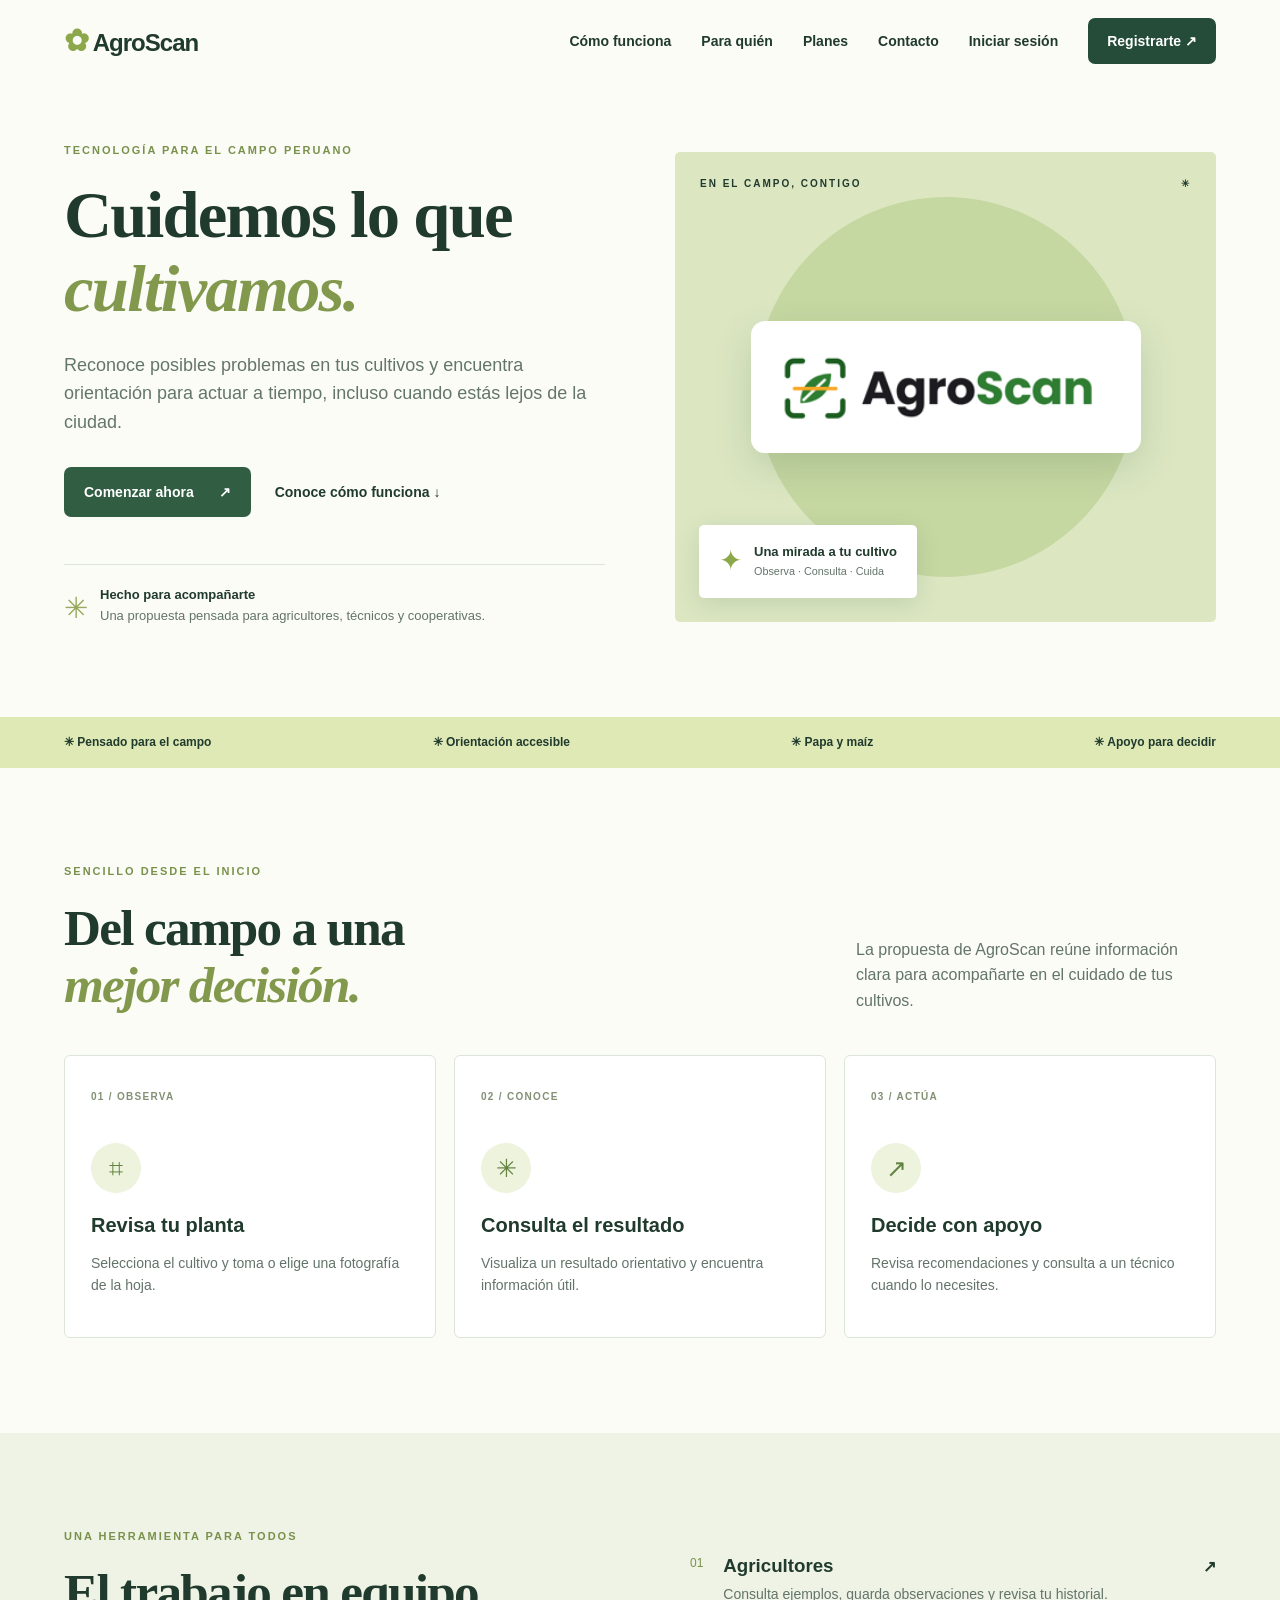
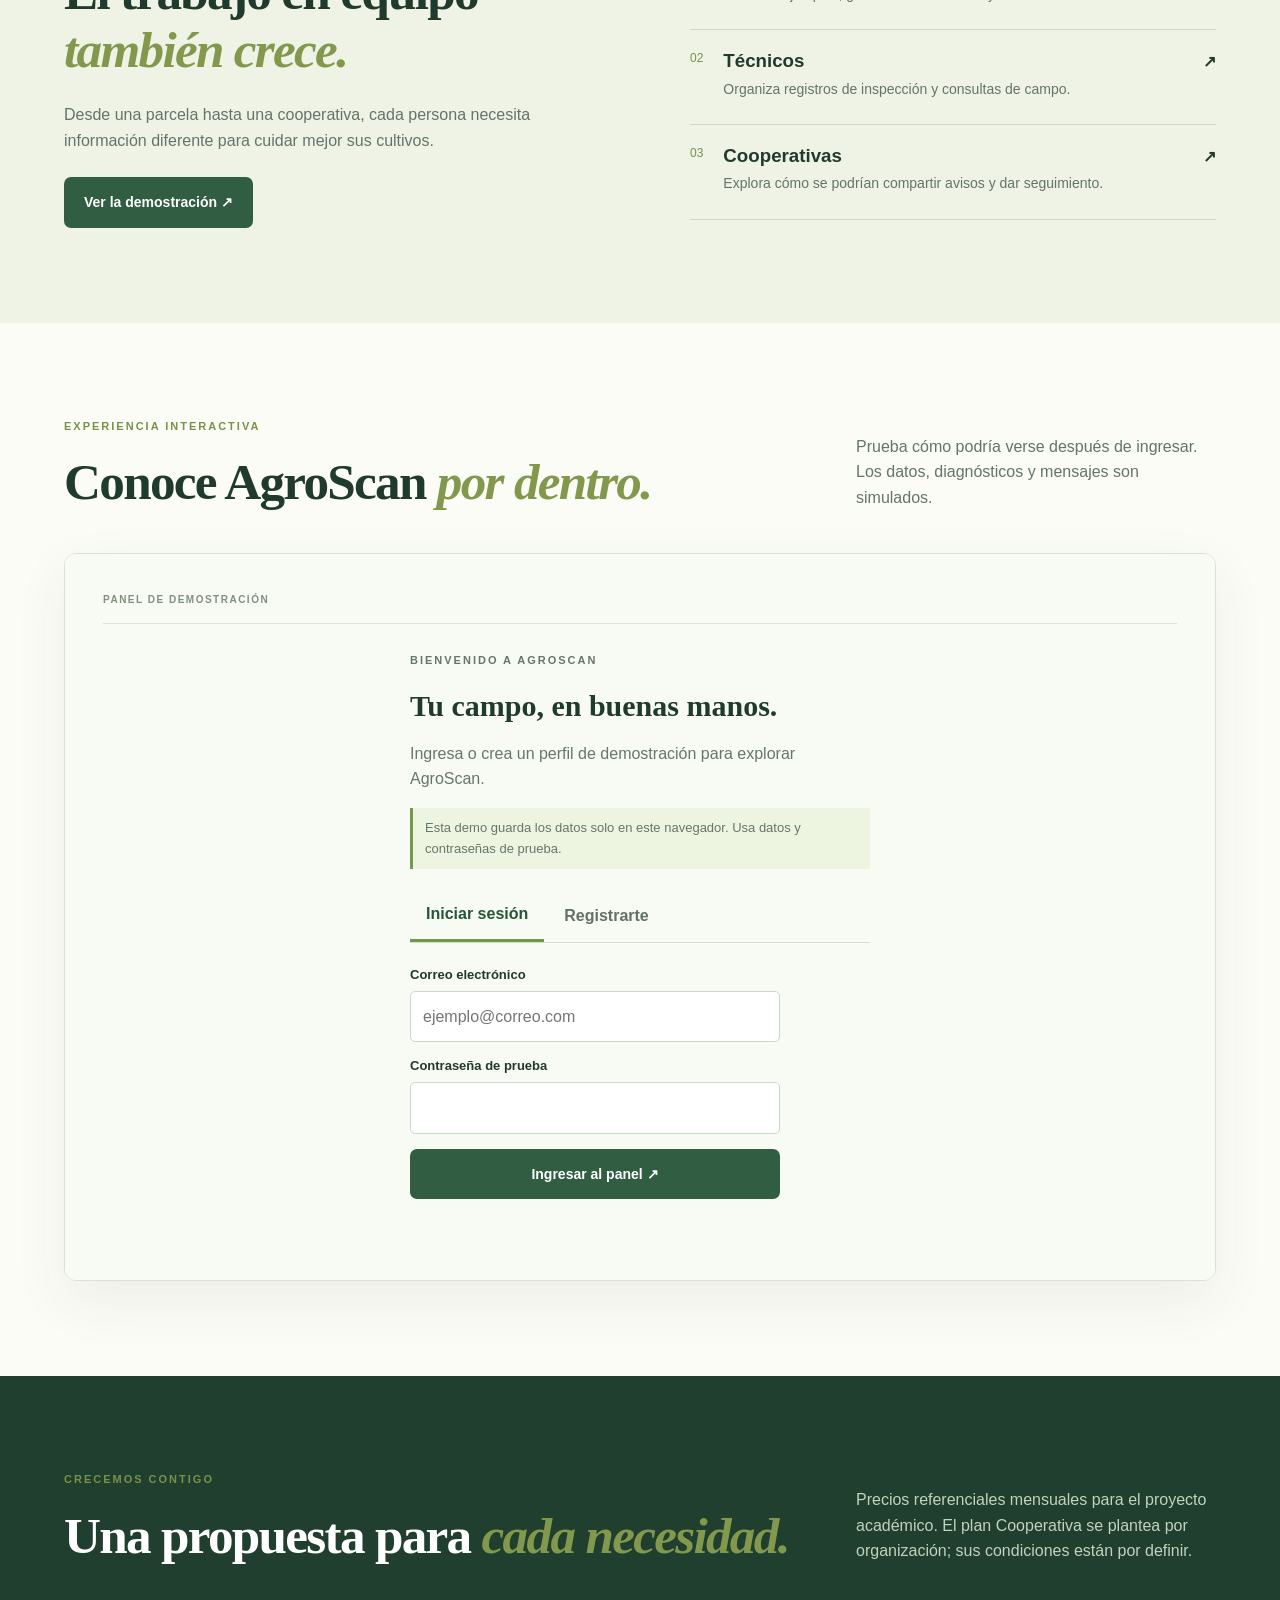
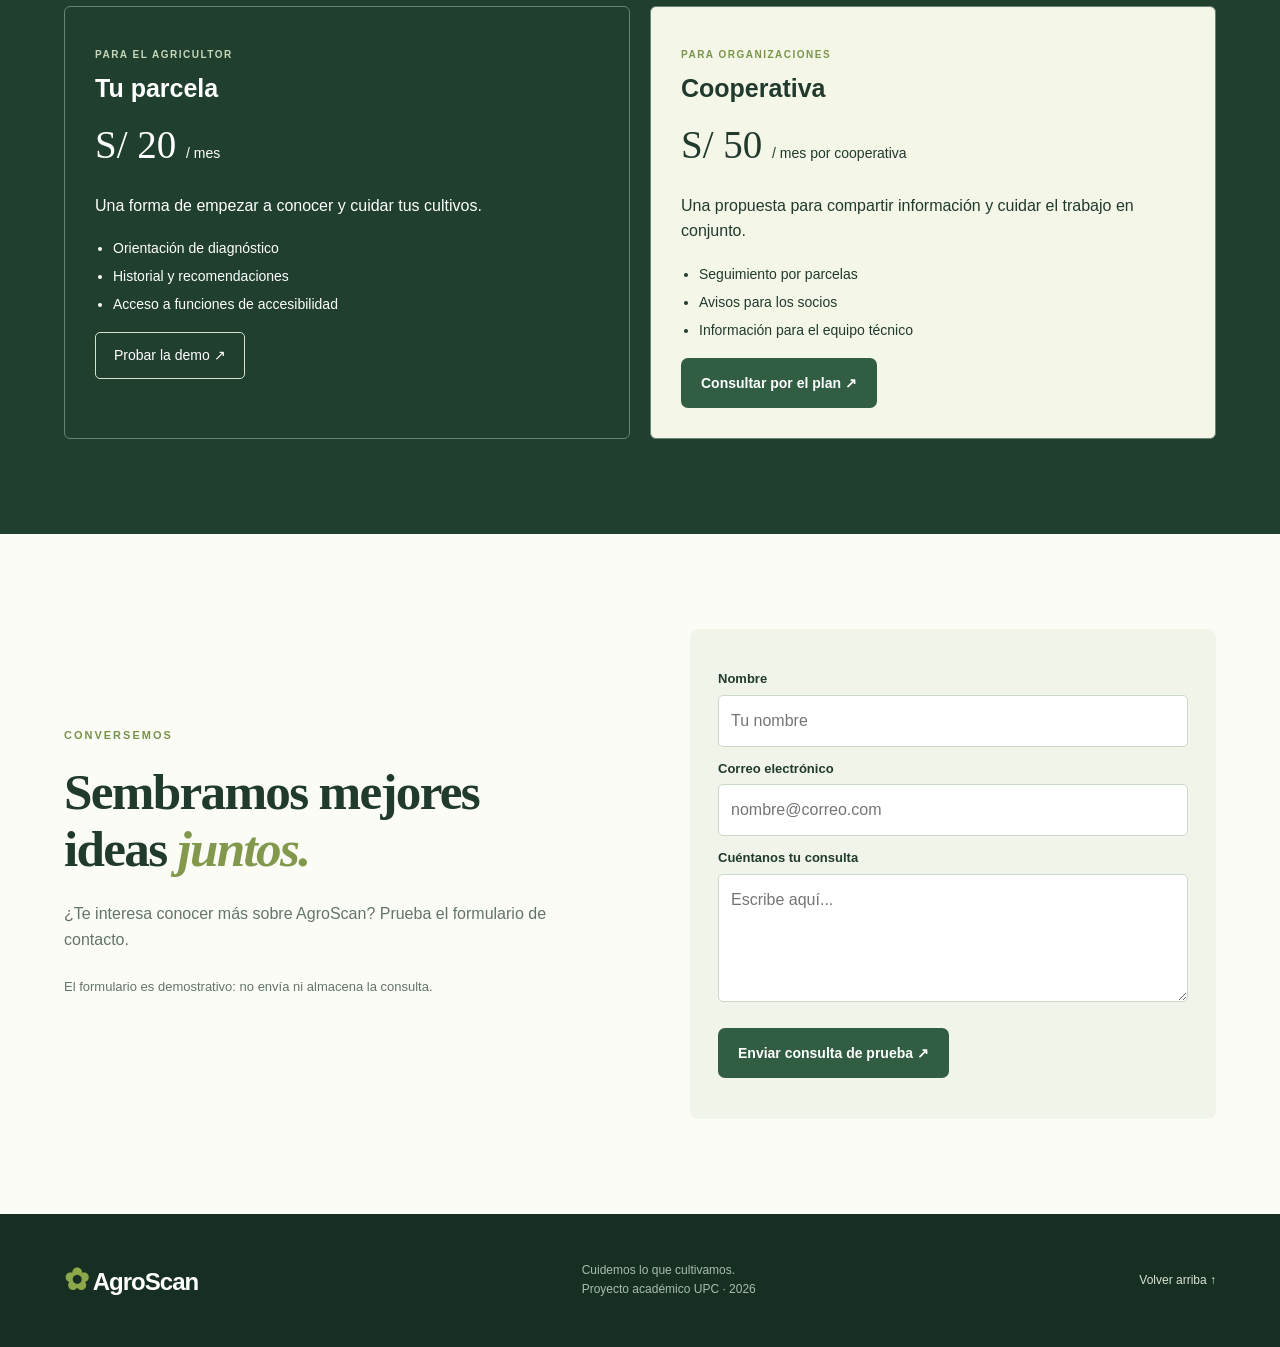
<file: index.html>
<!doctype html>
<html lang="es">
<head>
  <meta charset="utf-8">
  <meta name="viewport" content="width=device-width, initial-scale=1">
  <title>AgroScan</title>
  <meta http-equiv="refresh" content="0; url=./public/">
  <link rel="icon" href="./public/favicon.ico">
</head>
<body>
  <p>Redirigiendo a <a href="./public/">./public/</a></p>
</body>
</html>
</file>
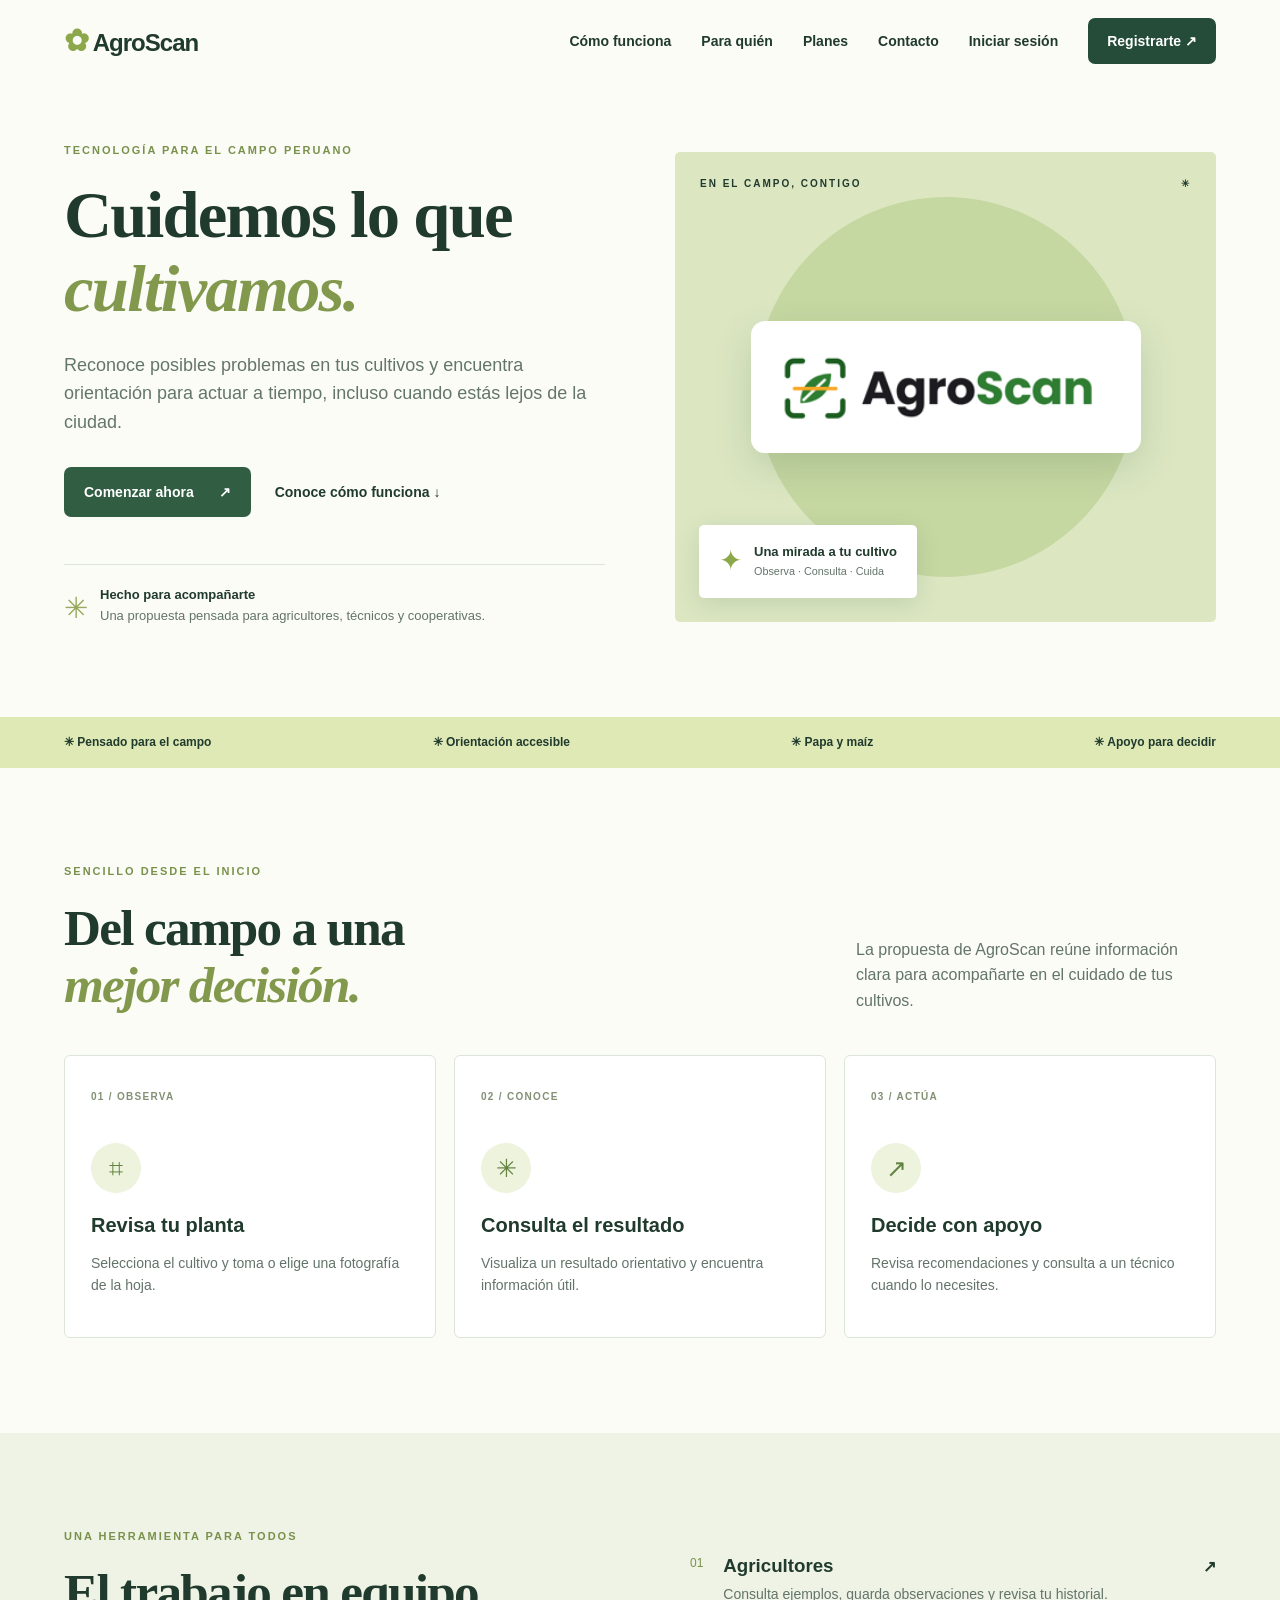
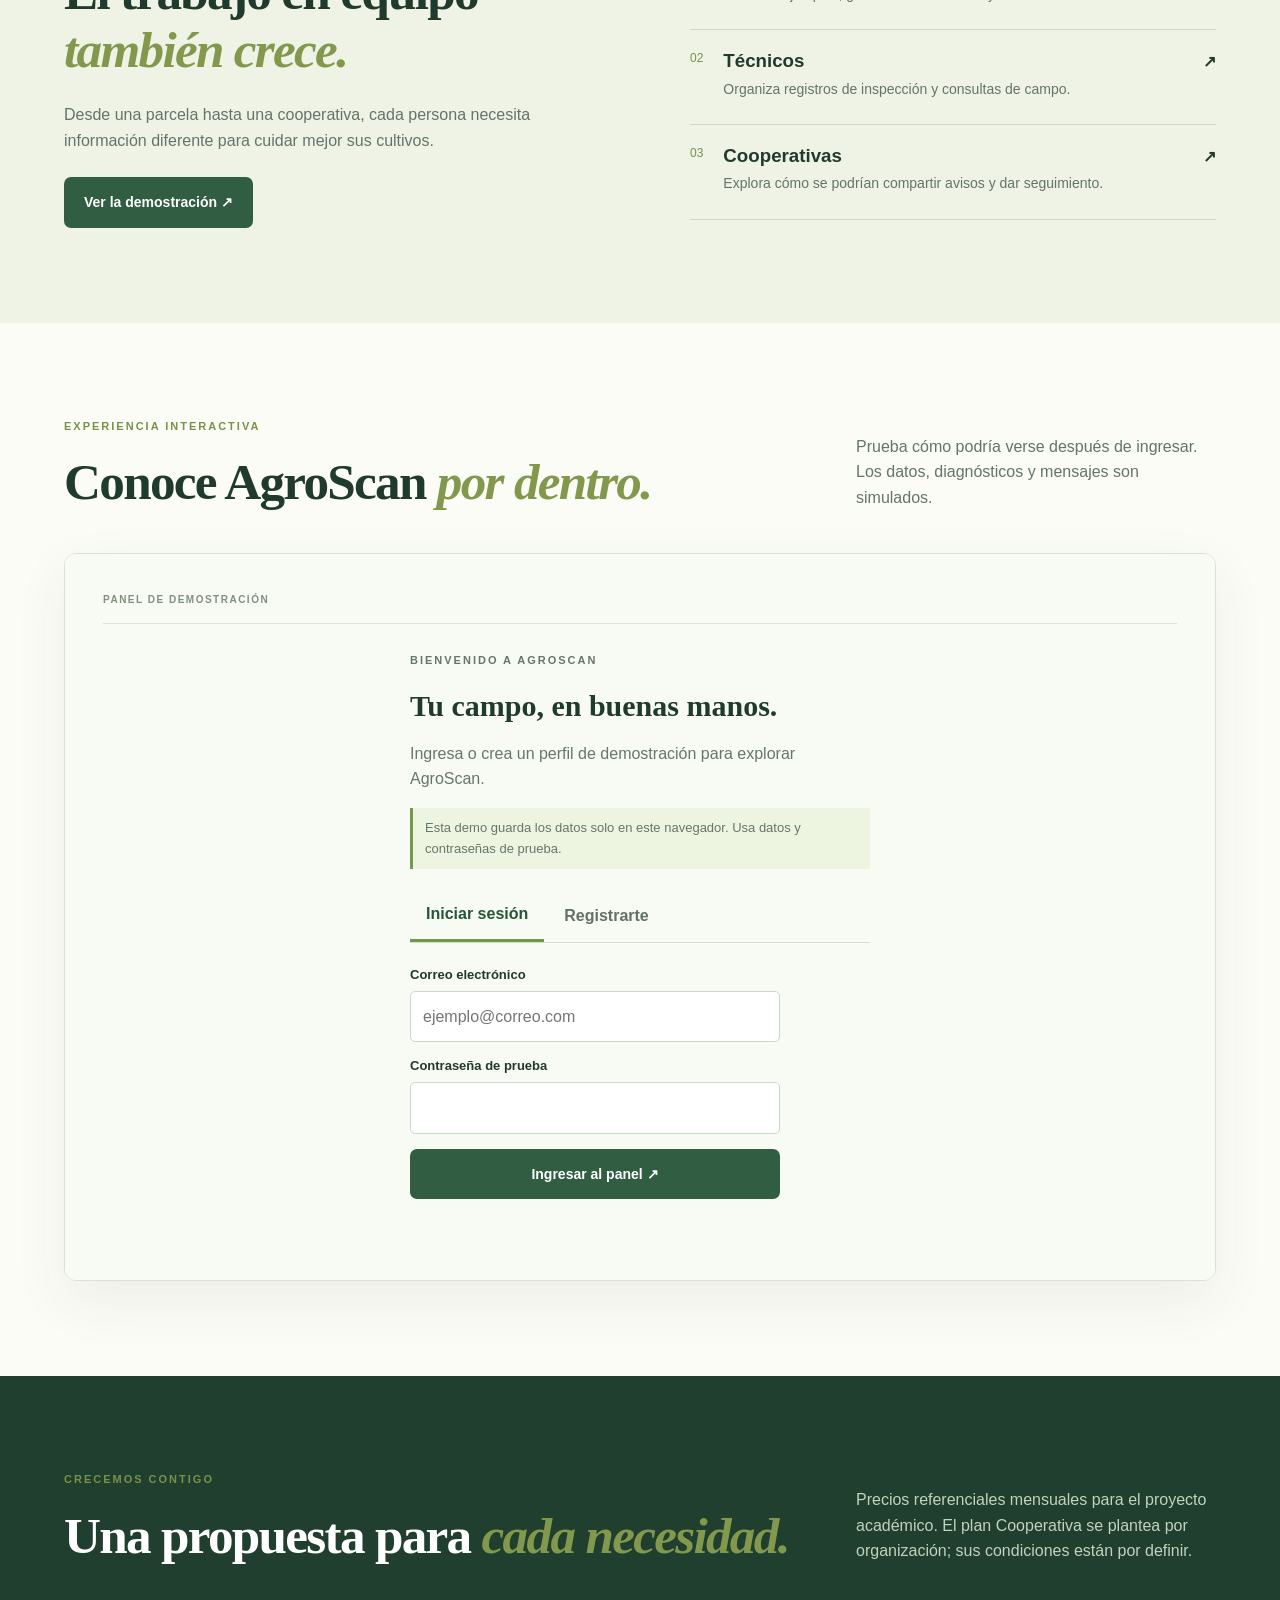
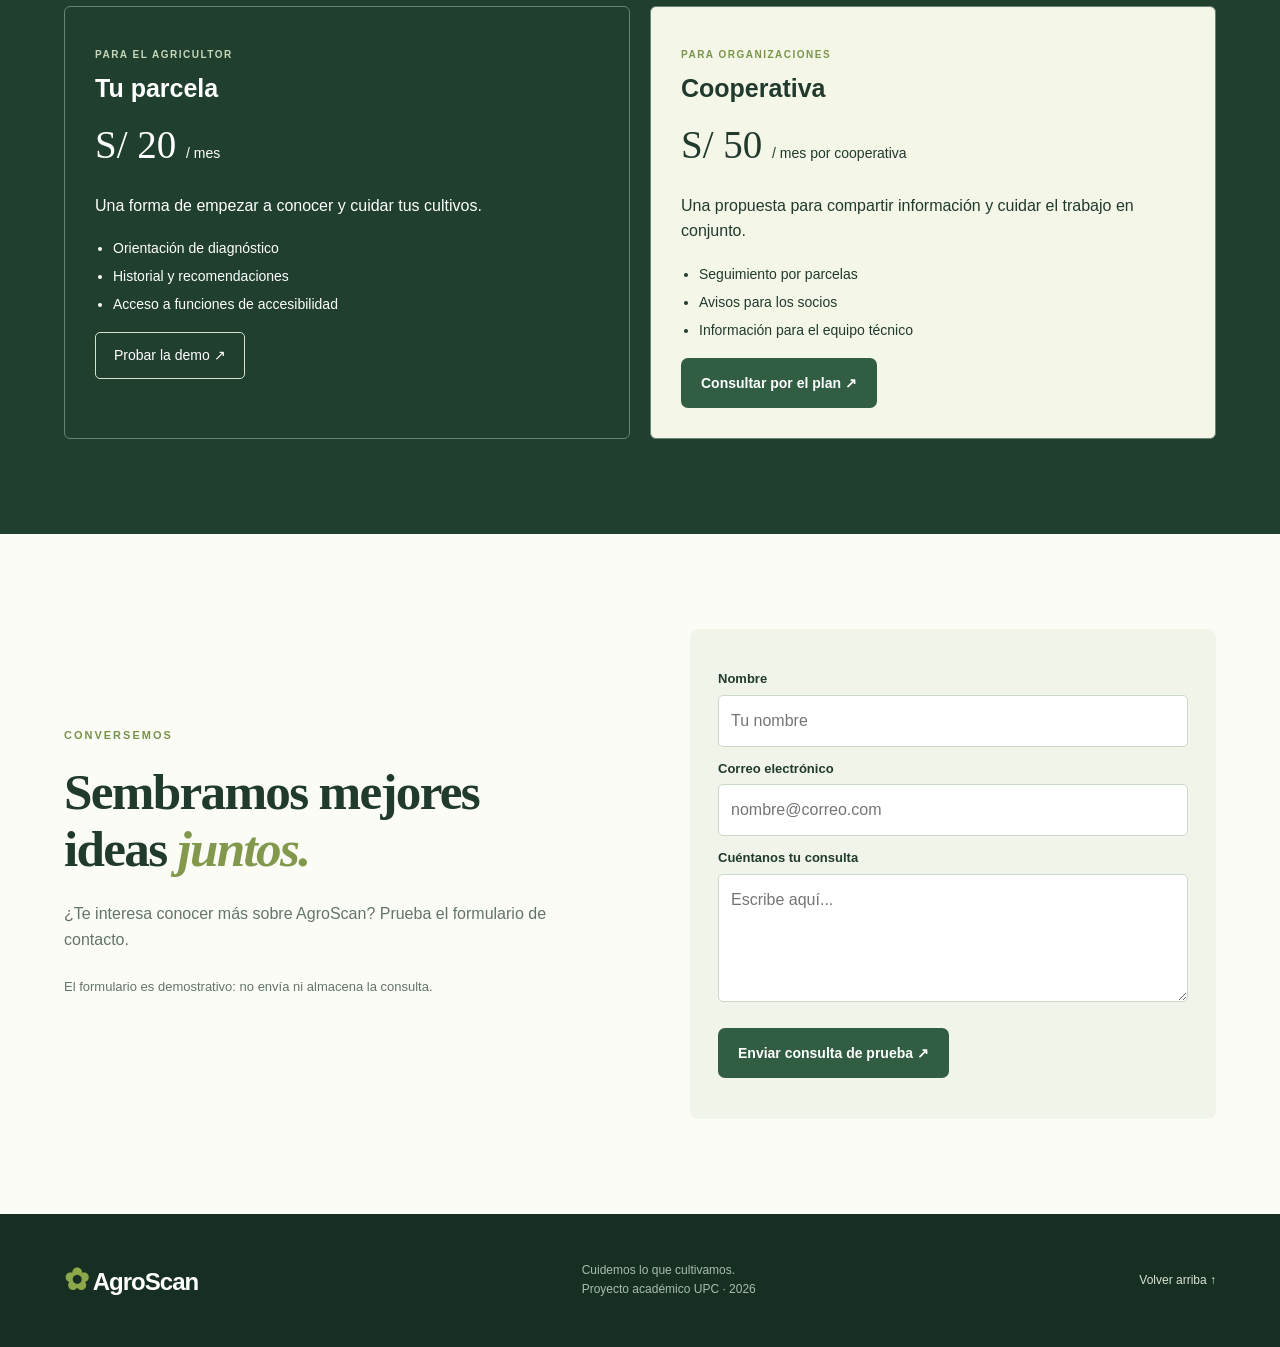
<file: public/index.html>
<!doctype html>
<html lang="es"><head><meta charset="utf-8"><meta name="viewport" content="width=device-width,initial-scale=1"><meta name="description" content="AgroScan, una propuesta para cuidar los cultivos de papa y maíz."><title>AgroScan | Cuidemos lo que cultivamos</title><link rel="stylesheet" href="assets/styles/styles.css"><script defer src="assets/scripts/main.js"></script></head>
<body><header class="top"><a class="brand" href="#inicio"><span>✿</span> AgroScan</a><button class="menu" id="menu" aria-expanded="false" aria-controls="navigation">Menú ☰</button><nav id="navigation" aria-label="Navegación principal"><a href="#como">Cómo funciona</a><a href="#beneficios">Para quién</a><a href="#planes">Planes</a><a href="#contacto">Contacto</a><a href="#experiencia" data-auth-open="login">Iniciar sesión</a><a class="nav-button" href="#experiencia" data-auth-open="register">Registrarte ↗</a></nav></header>
<main><section class="hero wrap" id="inicio"><div><p class="eyebrow">TECNOLOGÍA PARA EL CAMPO PERUANO</p><h1>Cuidemos lo que <em>cultivamos.</em></h1><p class="lead">Reconoce posibles problemas en tus cultivos y encuentra orientación para actuar a tiempo, incluso cuando estás lejos de la ciudad.</p><div class="actions"><a class="button" href="#experiencia" data-auth-open="register">Comenzar ahora <span>↗</span></a><a class="text-link" href="#como">Conoce cómo funciona ↓</a></div><div class="hero-note"><span>✳</span><p><strong>Hecho para acompañarte</strong><br>Una propuesta pensada para agricultores, técnicos y cooperativas.</p></div></div><div class="hero-art"><div class="art-label">EN EL CAMPO, CONTIGO <span>✳</span></div><img class="hero-logo" src="assets/images/agroscan-logo.png" alt="AgroScan, hoja dentro de un visor de cámara"><div class="floating"><span>✦</span><div><strong>Una mirada a tu cultivo</strong><small>Observa · Consulta · Cuida</small></div></div></div></section>
<div class="ribbon"><div class="wrap ribbon-inner"><span>✳ Pensado para el campo</span><span>✳ Orientación accesible</span><span>✳ Papa y maíz</span><span>✳ Apoyo para decidir</span></div></div>
<section class="section wrap" id="como"><div class="section-head"><div><p class="eyebrow">SENCILLO DESDE EL INICIO</p><h2>Del campo a una<br><em>mejor decisión.</em></h2></div><p>La propuesta de AgroScan reúne información clara para acompañarte en el cuidado de tus cultivos.</p></div><div class="cards three"><article><span class="number">01 / OBSERVA</span><div class="icon">⌗</div><h3>Revisa tu planta</h3><p>Selecciona el cultivo y toma o elige una fotografía de la hoja.</p></article><article><span class="number">02 / CONOCE</span><div class="icon">✳</div><h3>Consulta el resultado</h3><p>Visualiza un resultado orientativo y encuentra información útil.</p></article><article><span class="number">03 / ACTÚA</span><div class="icon">↗</div><h3>Decide con apoyo</h3><p>Revisa recomendaciones y consulta a un técnico cuando lo necesites.</p></article></div></section>
<section class="section pale" id="beneficios"><div class="wrap split"><div><p class="eyebrow">UNA HERRAMIENTA PARA TODOS</p><h2>El trabajo en equipo <em>también crece.</em></h2><p>Desde una parcela hasta una cooperativa, cada persona necesita información diferente para cuidar mejor sus cultivos.</p><a class="button" href="#experiencia">Ver la demostración ↗</a></div><div class="audiences"><article><span>01</span><div><h3>Agricultores</h3><p>Consulta ejemplos, guarda observaciones y revisa tu historial.</p></div><b>↗</b></article><article><span>02</span><div><h3>Técnicos</h3><p>Organiza registros de inspección y consultas de campo.</p></div><b>↗</b></article><article><span>03</span><div><h3>Cooperativas</h3><p>Explora cómo se podrían compartir avisos y dar seguimiento.</p></div><b>↗</b></article></div></div></section>
<section class="section wrap" id="experiencia"><div class="section-head"><div><p class="eyebrow">EXPERIENCIA INTERACTIVA</p><h2>Conoce AgroScan <em>por dentro.</em></h2></div><p>Prueba cómo podría verse después de ingresar. Los datos, diagnósticos y mensajes son simulados.</p></div><div class="app-shell"><aside><a class="brand light" href="#inicio"><span>✿</span> AgroScan</a><p>ESPACIO DE PRUEBA</p><button data-view="home" class="active">⌂ &nbsp; Mi inicio</button><button data-view="scan">✳ &nbsp; Analizar hoja</button><button data-view="history">▤ &nbsp; Historial</button><button data-view="consult">✉ &nbsp; Consultar a un técnico</button><button data-view="segment">▦ &nbsp; Mi espacio por perfil</button><button data-view="settings">⚙ &nbsp; Preferencias</button><div class="aside-foot">Proyecto académico<br>Datos guardados en este navegador</div></aside><div class="app-body"><div class="app-top"><span>PANEL DE DEMOSTRACIÓN</span><button id="logout" class="plain" hidden>Cerrar sesión</button></div><div id="login-view" class="auth-panel"><p class="eyebrow">BIENVENIDO A AGROSCAN</p><h3>Tu campo, en buenas manos.</h3><p>Ingresa o crea un perfil de demostración para explorar AgroScan.</p><p class="auth-disclaimer">Esta demo guarda los datos solo en este navegador. Usa datos y contraseñas de prueba.</p><div class="auth-tabs" role="tablist" aria-label="Acceso a AgroScan"><button type="button" id="login-tab" role="tab" aria-selected="true" aria-controls="login-form">Iniciar sesión</button><button type="button" id="register-tab" role="tab" aria-selected="false" aria-controls="register-form">Registrarte</button></div><form id="login-form"><label for="login-email">Correo electrónico</label><input id="login-email" type="email" placeholder="ejemplo@correo.com" autocomplete="email" required><label for="login-password">Contraseña de prueba</label><input id="login-password" type="password" minlength="6" autocomplete="current-password" required><button class="button" type="submit">Ingresar al panel ↗</button></form><form id="register-form" hidden><label for="register-name">Nombre</label><input id="register-name" maxlength="35" required placeholder="Tu nombre"><label for="register-email">Correo electrónico</label><input id="register-email" type="email" required placeholder="ejemplo@correo.com" autocomplete="email"><label for="role">¿Cuál es tu perfil?</label><select id="role"><option value="agricultor">Agricultor o comunero</option><option value="tecnico">Técnico o extensionista</option><option value="cooperativa">Administrador de cooperativa</option></select><label for="register-password">Contraseña de prueba</label><input id="register-password" type="password" minlength="6" autocomplete="new-password" required><label for="register-confirm">Repite la contraseña</label><input id="register-confirm" type="password" minlength="6" autocomplete="new-password" required><button class="button" type="submit">Crear perfil y continuar ↗</button></form><p id="auth-status" class="status" role="status" aria-live="polite"></p></div><div id="app-view" hidden><div id="view-content"></div><p id="app-status" class="status" role="status" aria-live="polite"></p></div></div></div></section>
<section class="section dark" id="planes"><div class="wrap"><div class="section-head"><div><p class="eyebrow">CRECEMOS CONTIGO</p><h2>Una propuesta para <em>cada necesidad.</em></h2></div><p>Precios referenciales mensuales para el proyecto académico. El plan Cooperativa se plantea por organización; sus condiciones están por definir.</p></div><div class="plan-grid"><article><p>PARA EL AGRICULTOR</p><h3>Tu parcela</h3><div class="price">S/ 20 <small>/ mes</small></div><p>Una forma de empezar a conocer y cuidar tus cultivos.</p><ul><li>Orientación de diagnóstico</li><li>Historial y recomendaciones</li><li>Acceso a funciones de accesibilidad</li></ul><a href="#experiencia" class="outline">Probar la demo ↗</a></article><article class="featured"><p>PARA ORGANIZACIONES</p><h3>Cooperativa</h3><div class="price">S/ 50 <small>/ mes por cooperativa</small></div><p>Una propuesta para compartir información y cuidar el trabajo en conjunto.</p><ul><li>Seguimiento por parcelas</li><li>Avisos para los socios</li><li>Información para el equipo técnico</li></ul><a href="#contacto" class="button">Consultar por el plan ↗</a></article></div></div></section>
<section class="section wrap split" id="contacto"><div><p class="eyebrow">CONVERSEMOS</p><h2>Sembramos mejores ideas <em>juntos.</em></h2><p>¿Te interesa conocer más sobre AgroScan? Prueba el formulario de contacto.</p><p class="muted">El formulario es demostrativo: no envía ni almacena la consulta.</p></div><form id="contact-form" class="contact"><label for="contact-name">Nombre</label><input id="contact-name" required maxlength="80" placeholder="Tu nombre"><label for="contact-email">Correo electrónico</label><input id="contact-email" type="email" required placeholder="nombre@correo.com"><label for="contact-message">Cuéntanos tu consulta</label><textarea id="contact-message" required rows="4" maxlength="500" placeholder="Escribe aquí..."></textarea><button class="button">Enviar consulta de prueba ↗</button><p id="contact-status" role="status"></p></form></section></main><footer><div class="wrap footer-inner"><a class="brand light" href="#inicio"><span>✿</span> AgroScan</a><p>Cuidemos lo que cultivamos. <br>Proyecto académico UPC · 2026</p><a href="#inicio">Volver arriba ↑</a></div></footer></body></html>
</file>
<file: public/assets/styles/styles.css>
:root{--ink:#203a2d;--green:#244c38;--light:#f5f5e9;--lime:#dce889;--muted:#63746a;--line:#dce5d8}*{box-sizing:border-box}html{scroll-behavior:smooth}body{margin:0;color:var(--ink);font:16px/1.6 Arial,sans-serif;background:#fcfcf7}a{color:inherit;text-decoration:none}button,input,select,textarea{font:inherit}button,a{cursor:pointer}button:focus-visible,a:focus-visible,input:focus-visible,select:focus-visible,textarea:focus-visible{outline:3px solid #dfae47;outline-offset:3px}button:disabled{opacity:.6;cursor:not-allowed}.wrap{width:min(1160px,90%);margin:auto}.top{height:82px;display:flex;align-items:center;justify-content:space-between;width:min(1160px,90%);margin:auto}.brand{font-size:24px;font-weight:700;letter-spacing:-1px}.brand span{color:#8da84b;font-size:30px}.top nav{display:flex;align-items:center;gap:30px;font-size:14px;font-weight:600}.nav-button{background:var(--green);color:white;padding:12px 19px;border-radius:7px}.menu{display:none}.hero{display:grid;grid-template-columns:1fr 1fr;gap:70px;align-items:center;padding:60px 0 85px}.eyebrow{font-size:11px;letter-spacing:2px;font-weight:700;color:#78914b;margin:0 0 18px}h1,h2{font-family:Georgia,'Times New Roman',serif;line-height:1.12;letter-spacing:-1.7px;margin:0}h1{font-size:clamp(48px,5.2vw,72px)}h2{font-size:clamp(36px,4vw,52px)}h1 em,h2 em{font-weight:600;color:#82994d}h3{line-height:1.25}.lead{font-size:18px;max-width:530px;color:#64766a;margin:24px 0 30px}.actions{display:flex;gap:24px;align-items:center;flex-wrap:wrap}.button{display:inline-flex;align-items:center;justify-content:center;gap:25px;border:0;background:#315e43;color:white;border-radius:7px;padding:14px 20px;font-weight:700;font-size:14px}.button:hover,.nav-button:hover{background:#183d2a}.text-link{font-size:14px;font-weight:700}.hero-note{display:flex;gap:12px;border-top:1px solid var(--line);margin-top:47px;padding-top:20px;font-size:13px;color:var(--muted)}.hero-note span{font-size:29px;color:#98a85f}.hero-note p{margin:0}.hero-note strong{color:var(--ink)}.hero-art{height:470px;background:#dce7c2;border-radius:5px;position:relative;display:flex;align-items:center;justify-content:center;overflow:hidden}.hero-art:before{content:'';position:absolute;width:380px;height:380px;border-radius:50%;background:#c6d8a2}.hero-art img{position:relative;width:80%;height:80%;object-fit:contain}.art-label{position:absolute;z-index:1;top:24px;left:25px;right:25px;display:flex;justify-content:space-between;font-size:10px;letter-spacing:2px;font-weight:700}.floating{position:absolute;bottom:24px;left:24px;background:#fff;padding:14px 20px;border-radius:5px;display:flex;align-items:center;gap:12px;font-size:13px;box-shadow:0 6px 25px #193d2620}.floating span{font-size:28px;color:#8da84b}.floating small{display:block;color:var(--muted)}.ribbon{background:#dfe9b6}.ribbon-inner{display:flex;justify-content:space-between;gap:15px;padding:16px 0;font-size:12px;font-weight:700}.section{padding-top:95px;padding-bottom:95px}.section-head{display:flex;justify-content:space-between;align-items:end;gap:40px;margin-bottom:42px}.section-head>p{max-width:360px;color:var(--muted);margin:0}.cards{display:grid;gap:18px}.three{grid-template-columns:repeat(3,1fr)}.cards article{border:1px solid var(--line);padding:26px;border-radius:6px;background:#fff}.cards article p,.audiences p{color:var(--muted);font-size:14px}.number{font-size:10px;letter-spacing:1.3px;color:#829074;font-weight:700}.icon{width:50px;height:50px;background:#edf3dd;border-radius:50%;display:grid;place-items:center;margin-top:35px;color:#638341;font-size:25px}.cards h3{font-size:20px;margin-bottom:8px}.pale{background:#eff3e5}.split{display:grid;grid-template-columns:1fr 1fr;gap:100px;align-items:center}.split>div>p:not(.eyebrow){color:var(--muted);margin:24px 0}.audiences article{display:flex;gap:20px;padding:19px 0;border-bottom:1px solid #ccd8c6}.audiences span{font-size:12px;color:#78914b}.audiences h3,.audiences p{margin:0 0 5px}.audiences b{margin-left:auto}.app-shell{display:grid;grid-template-columns:230px 1fr;min-height:470px;border:1px solid #d8e1d4;border-radius:12px;overflow:hidden;box-shadow:0 20px 55px #16362012}.app-shell aside{background:#274d38;color:white;padding:24px 16px;display:flex;flex-direction:column}.light{color:white}.app-shell aside p{font-size:10px;letter-spacing:1.4px;color:#c2d7b8;margin:30px 10px 12px}.app-shell aside button{background:none;color:#d9e9d6;border:0;text-align:left;padding:12px;border-radius:6px;font-size:13px}.app-shell aside button:hover,.app-shell aside button.active{background:#446b4e;color:#fff}.aside-foot{margin-top:auto;font-size:11px;color:#bfd0bb;padding:25px 10px 0}.app-body{padding:30px 38px;background:#f8faf4}.app-top{display:flex;justify-content:space-between;align-items:center;font-size:10px;font-weight:700;letter-spacing:1.5px;color:#81917c;border-bottom:1px solid var(--line);padding-bottom:15px;margin-bottom:28px}.plain{border:0;background:none;color:#426b49;font-size:13px}.app-body h3{font-family:Georgia,serif;font-size:30px;margin:0 0 12px}.app-body h4{margin:0 0 7px;font-size:17px}.app-body p{color:#65776a}.app-body label,.contact label{font-size:13px;font-weight:700;display:block;margin:12px 0 5px}input,select,textarea{width:100%;padding:12px;border:1px solid #cbd9c8;border-radius:5px;background:white;color:#213a2c}#login-form{max-width:370px;margin:22px 0}#login-form button{margin-top:15px}.app-grid{display:grid;grid-template-columns:repeat(2,1fr);gap:14px;margin-top:20px}.app-card{background:#fff;border:1px solid var(--line);border-radius:8px;padding:18px}.app-card p{font-size:14px;margin:6px 0 12px}.app-card button,.small-button{background:#edf4df;color:#2b563b;border:0;padding:9px 12px;border-radius:5px;font-weight:700}.app-card button:hover,.small-button:hover{background:#dcecc8}.status{padding-top:8px;font-size:13px;color:#315e43!important}.result{background:#fff9e3;border-left:4px solid #e5bc59;padding:15px;margin:15px 0}.result p{margin:3px 0;font-size:14px}.history-item{border-bottom:1px solid var(--line);padding:12px 0}.dark{background:#203f2e;color:white}.dark .section-head>p{color:#c2d2be}.plan-grid{display:grid;grid-template-columns:1fr 1fr;gap:20px}.plan-grid article{border:1px solid #698273;padding:30px;border-radius:6px}.plan-grid article>p:first-child{font-size:10px;letter-spacing:1.5px;color:#c6d6b9;font-weight:700}.plan-grid h3{font-size:25px;margin:10px 0}.price{font-family:Georgia,serif;font-size:39px}.price small{font:14px Arial}.plan-grid ul{padding-left:18px;line-height:2;font-size:14px}.featured{background:#f4f6e8;color:var(--ink)}.featured>p:first-child{color:#7a954a!important}.outline{display:inline-block;padding:11px 18px;border:1px solid #d4e2cf;border-radius:5px;font-size:14px}.contact{background:#f1f5e9;padding:28px;border-radius:8px}.contact button{margin-top:18px}.muted{font-size:13px}.contact p{font-size:13px}footer{background:#172f23;color:#d8e4d3;padding:35px 0}.footer-inner{display:flex;justify-content:space-between;align-items:center;font-size:12px}.footer-inner p{color:#aabcaa}[hidden]{display:none!important}body.sun{--ink:#071d0d;--green:#14341d;--muted:#243d2b}body.sun .app-body{background:#fff}body.sun .app-card{border:2px solid #173f21}
@media(max-width:800px){.top{height:auto;min-height:72px;flex-wrap:wrap}.menu{display:block;border:1px solid var(--line);background:white;border-radius:5px;padding:7px 10px}.top nav{display:none;flex-direction:column;align-items:stretch;width:100%;padding:15px 0;gap:12px}.top nav.open{display:flex}.hero,.split{grid-template-columns:1fr;gap:35px}.hero{padding:38px 0 60px}.hero-art{height:350px}.ribbon-inner{flex-wrap:wrap;justify-content:center}.section{padding-top:65px;padding-bottom:65px}.section-head{display:block}.section-head>p{margin-top:18px}.three{grid-template-columns:1fr}.app-shell{grid-template-columns:1fr}.app-shell aside{padding:15px;display:flex;flex-direction:row;gap:6px;overflow:auto;align-items:center}.app-shell aside .brand,.app-shell aside p,.aside-foot{display:none}.app-shell aside button{white-space:nowrap}.app-body{padding:25px 20px}.plan-grid{grid-template-columns:1fr}.footer-inner{gap:15px;flex-wrap:wrap}}@media(max-width:450px){.app-grid{grid-template-columns:1fr}.hero-art{height:290px}.hero-note{margin-top:30px}.actions{gap:15px}}

/* Acceso de demostración y vista del panel */
.hero-art img.hero-logo{width:min(78%,390px);height:auto;object-fit:contain;background:#fff;padding:22px;border-radius:14px;box-shadow:0 14px 38px #234b3729}
.app-shell:not(.is-authenticated){grid-template-columns:1fr;min-height:0}.app-shell:not(.is-authenticated) aside{display:none}.app-shell:not(.is-authenticated) .app-body{padding:38px}.auth-panel{max-width:460px;margin:0 auto}.auth-panel form{margin:20px 0}.auth-panel form .button{margin-top:18px;width:100%}.auth-panel label{margin-top:14px}.auth-tabs{display:flex;gap:4px;border-bottom:1px solid #d1dfcd;margin:20px 0 4px}.auth-tabs button{border:0;background:transparent;padding:12px 16px;color:#617365;font-weight:700}.auth-tabs button[aria-selected=true]{color:#245639;border-bottom:3px solid #6f9847}.auth-disclaimer{background:#edf4df;border-left:3px solid #729a4e;padding:10px 12px;font-size:13px}.app-mode>.top,.app-mode main>.hero,.app-mode main>.ribbon,.app-mode main>#como,.app-mode main>#beneficios,.app-mode main>#planes,.app-mode main>#contacto,.app-mode>footer{display:none}.app-mode #experiencia{width:min(1350px,96%);padding:28px 0}.app-mode #experiencia>.section-head{display:none}.app-mode .app-shell{min-height:calc(100vh - 56px)}.app-mode .app-body{padding:30px 40px}.app-mode .app-shell aside{padding:26px 18px}@media(max-width:800px){.app-shell:not(.is-authenticated) .app-body{padding:24px 20px}.app-mode #experiencia{width:100%;padding:0}.app-mode .app-shell{min-height:100vh;border-radius:0}.app-mode .app-shell aside{padding:10px}.app-mode .app-body{padding:24px 20px}}
</file>
